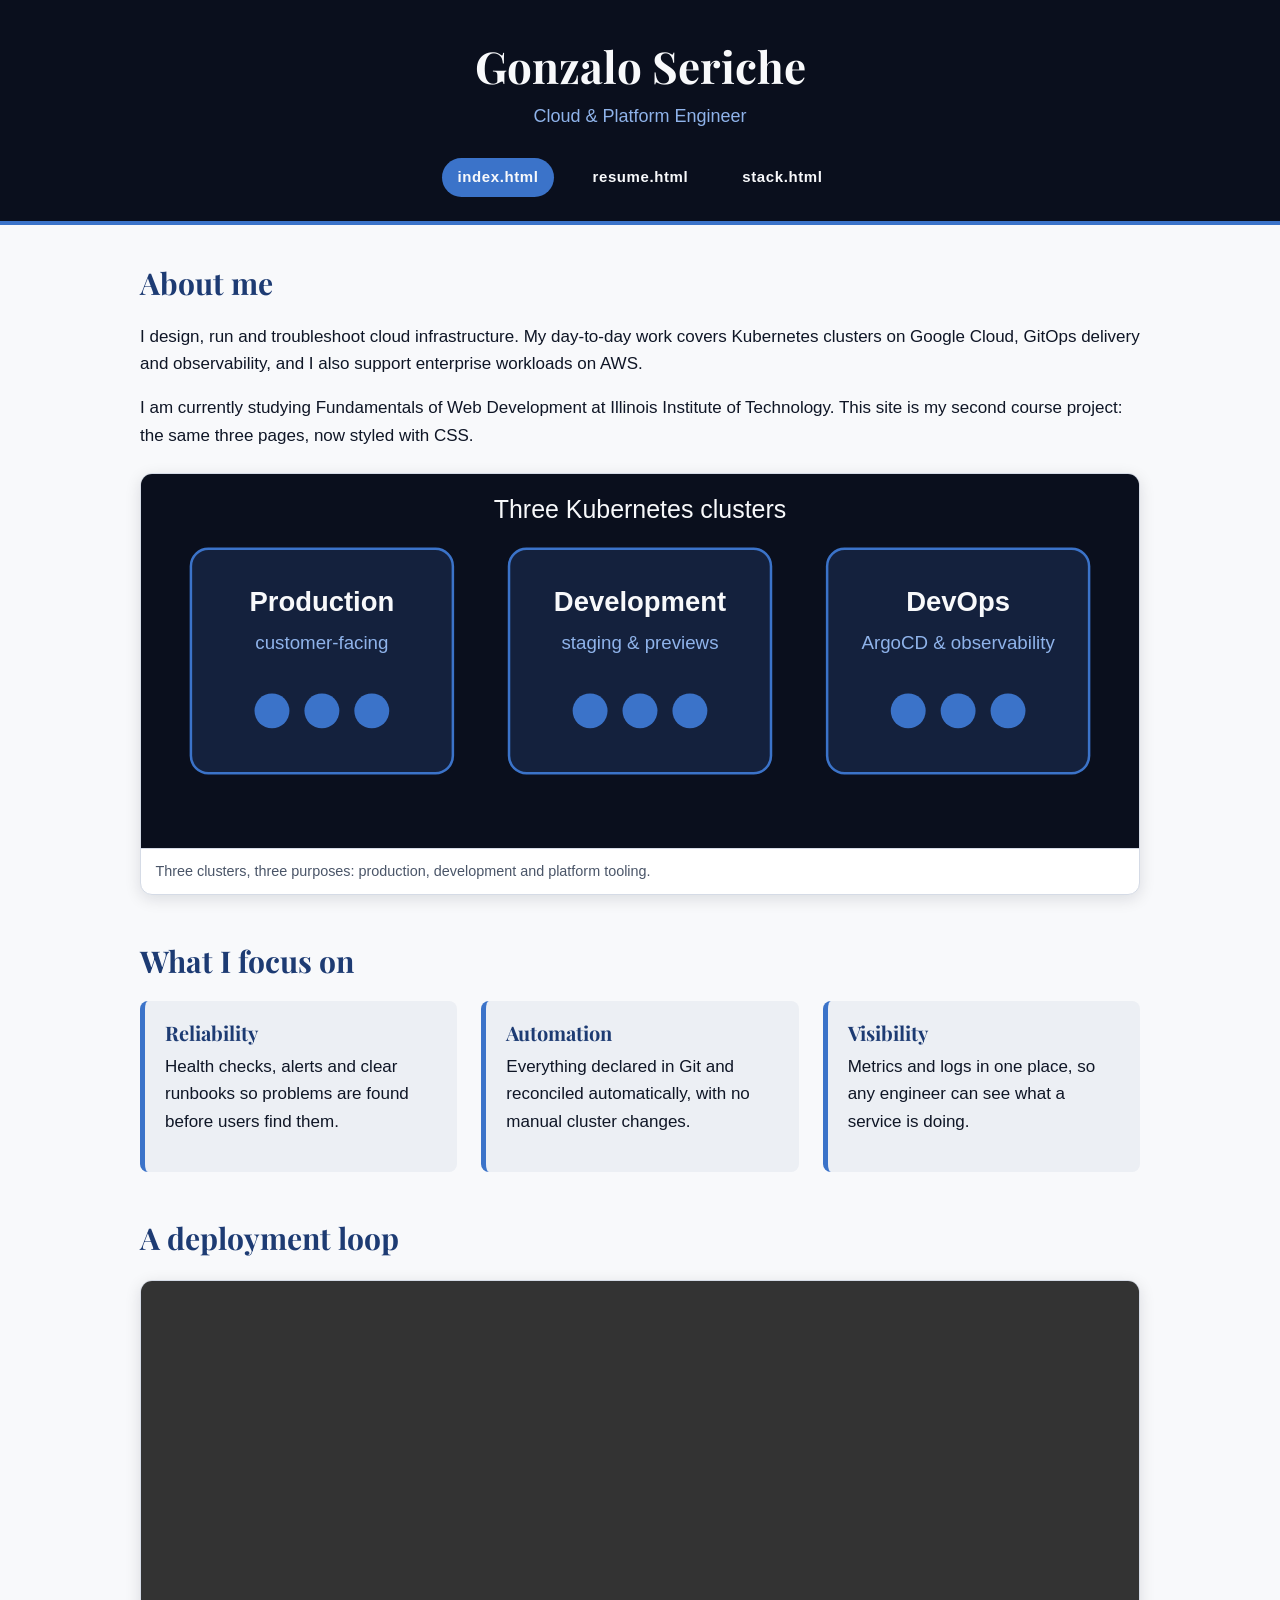
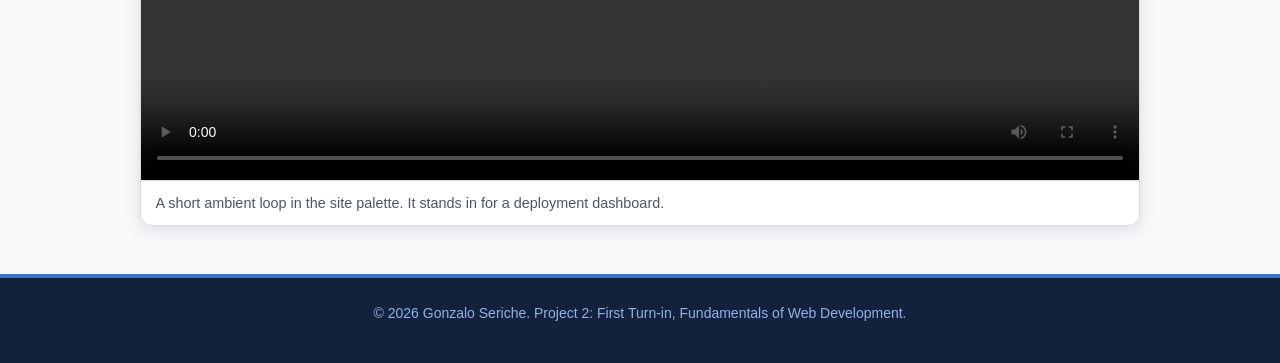
<file: index.html>
<!DOCTYPE html>
<html lang="en">
  <head>
    <meta charset="utf-8">
    <meta name="viewport" content="width=device-width, initial-scale=1">
    <title>Gonzalo Seriche | Cloud &amp; Platform Engineer</title>
    <link rel="stylesheet" href="css/reset.css">
    <link rel="stylesheet" href="css/styles.css">
  </head>
  <body>
    <header>
      <h1>Gonzalo Seriche</h1>
      <p class="tagline">Cloud &amp; Platform Engineer</p>
      <nav>
        <ul>
          <li><a href="index.html" aria-current="page">index.html</a></li>
          <li><a href="resume.html">resume.html</a></li>
          <li><a href="stack.html">stack.html</a></li>
        </ul>
      </nav>
    </header>
    <main>
      <section>
        <h2>About me</h2>
        <p>
          I design, run and troubleshoot cloud infrastructure. My day-to-day
          work covers Kubernetes clusters on Google Cloud, GitOps delivery and
          observability, and I also support enterprise workloads on AWS.
        </p>
        <p>
          I am currently studying Fundamentals of Web Development at Illinois
          Institute of Technology. This site is my second course project:
          the same three pages, now styled with CSS.
        </p>
        <figure>
          <img src="images/gke-clusters.svg" alt="Diagram of three Kubernetes clusters: production, development and devops">
          <figcaption>Three clusters, three purposes: production, development and platform tooling.</figcaption>
        </figure>
      </section>
      <section>
        <h2>What I focus on</h2>
        <div class="card-row">
          <article class="card">
            <h3>Reliability</h3>
            <p>Health checks, alerts and clear runbooks so problems are found before users find them.</p>
          </article>
          <article class="card">
            <h3>Automation</h3>
            <p>Everything declared in Git and reconciled automatically, with no manual cluster changes.</p>
          </article>
          <article class="card">
            <h3>Visibility</h3>
            <p>Metrics and logs in one place, so any engineer can see what a service is doing.</p>
          </article>
        </div>
      </section>
      <section>
        <h2>A deployment loop</h2>
        <figure>
          <video controls preload="metadata" width="640" height="360">
            <source src="media/pipeline-loop.mp4" type="video/mp4">
            Your browser does not support the video element.
          </video>
          <figcaption>A short ambient loop in the site palette. It stands in for a deployment dashboard.</figcaption>
        </figure>
      </section>
    </main>
    <footer>
      <p>&copy; 2026 Gonzalo Seriche. Project 2: First Turn-in, Fundamentals of Web Development.</p>
    </footer>
  </body>
</html>
</file>
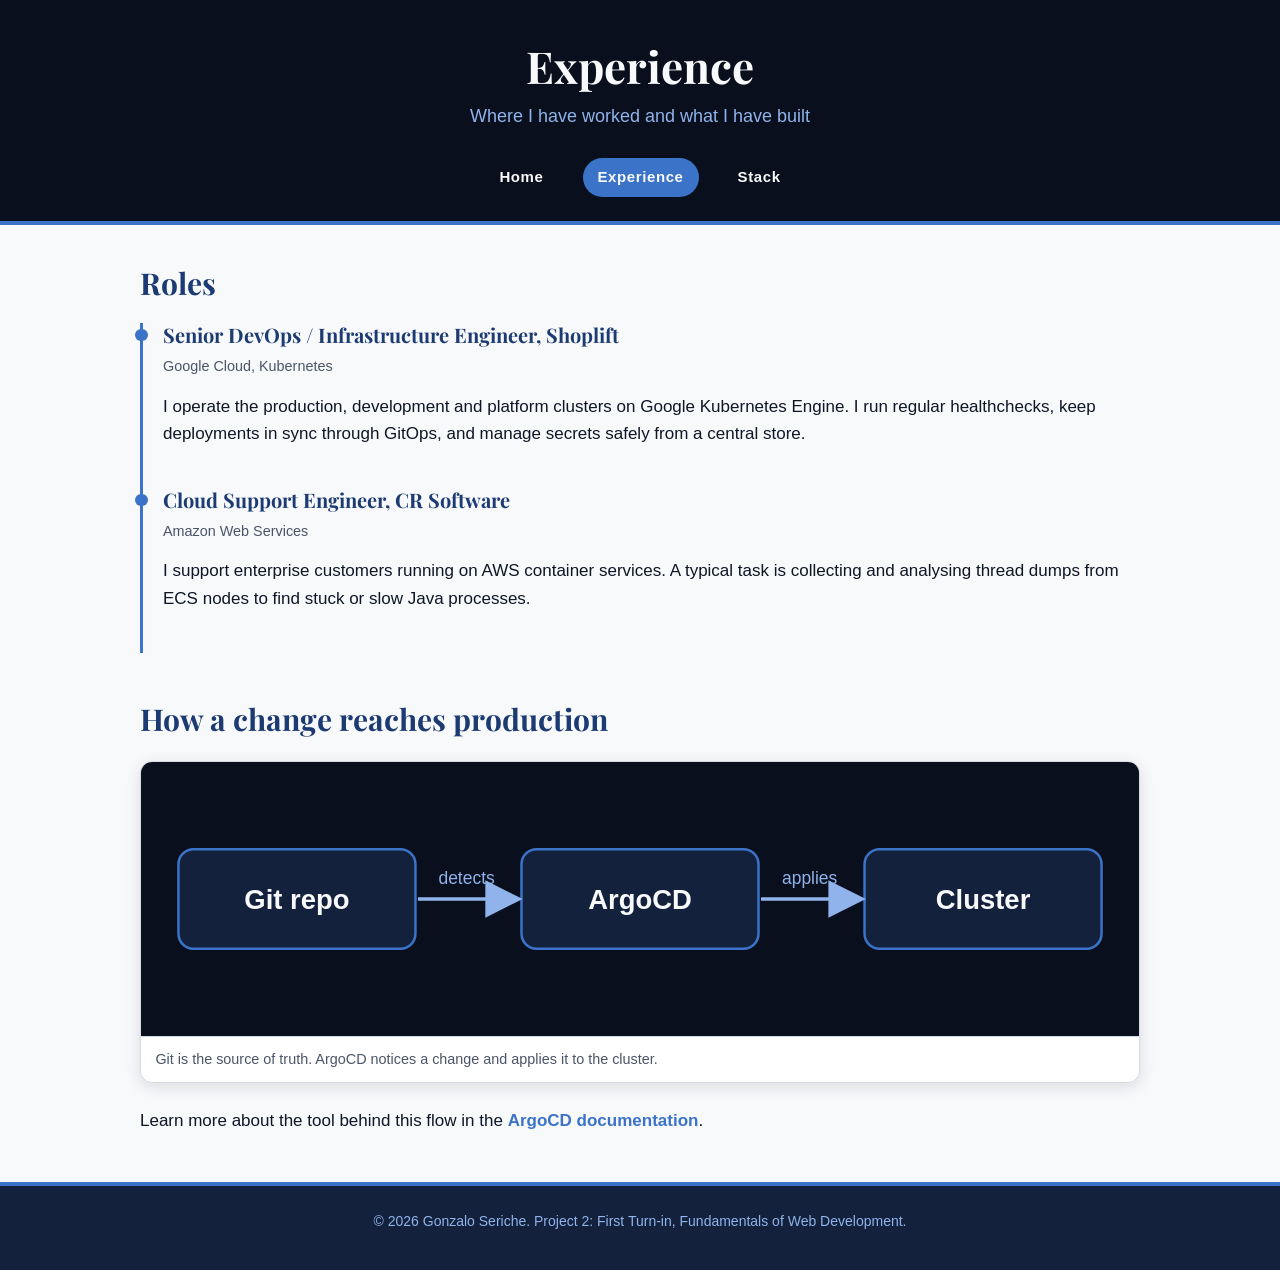
<file: experience.html>
<!DOCTYPE html>
<html lang="en">
  <head>
    <meta charset="utf-8">
    <meta name="viewport" content="width=device-width, initial-scale=1">
    <title>Experience | Gonzalo Seriche</title>
    <link rel="stylesheet" href="css/reset.css">
    <link rel="stylesheet" href="css/styles.css">
  </head>
  <body>
    <header>
      <h1>Experience</h1>
      <p class="tagline">Where I have worked and what I have built</p>
      <nav>
        <ul>
          <li><a href="index.html">Home</a></li>
          <li><a href="experience.html" aria-current="page">Experience</a></li>
          <li><a href="stack.html">Stack</a></li>
        </ul>
      </nav>
    </header>
    <main>
      <section>
        <h2>Roles</h2>
        <ul class="timeline">
          <li>
            <h3>Senior DevOps / Infrastructure Engineer, Shoplift</h3>
            <p class="when">Google Cloud, Kubernetes</p>
            <p>
              I operate the production, development and platform clusters on
              Google Kubernetes Engine. I run regular healthchecks, keep
              deployments in sync through GitOps, and manage secrets safely
              from a central store.
            </p>
          </li>
          <li>
            <h3>Cloud Support Engineer, CR Software</h3>
            <p class="when">Amazon Web Services</p>
            <p>
              I support enterprise customers running on AWS container
              services. A typical task is collecting and analysing thread dumps
              from ECS nodes to find stuck or slow Java processes.
            </p>
          </li>
        </ul>
      </section>
      <section>
        <h2>How a change reaches production</h2>
        <figure>
          <img src="images/gitops-flow.svg" alt="Flow diagram: Git repository, ArgoCD, then the Kubernetes cluster">
          <figcaption>Git is the source of truth. ArgoCD notices a change and applies it to the cluster.</figcaption>
        </figure>
        <p>
          Learn more about the tool behind this flow in the
          <a href="https://argo-cd.readthedocs.io/">ArgoCD documentation</a>.
        </p>
      </section>
    </main>
    <footer>
      <p>&copy; 2026 Gonzalo Seriche. Project 2: First Turn-in, Fundamentals of Web Development.</p>
    </footer>
  </body>
</html>
</file>
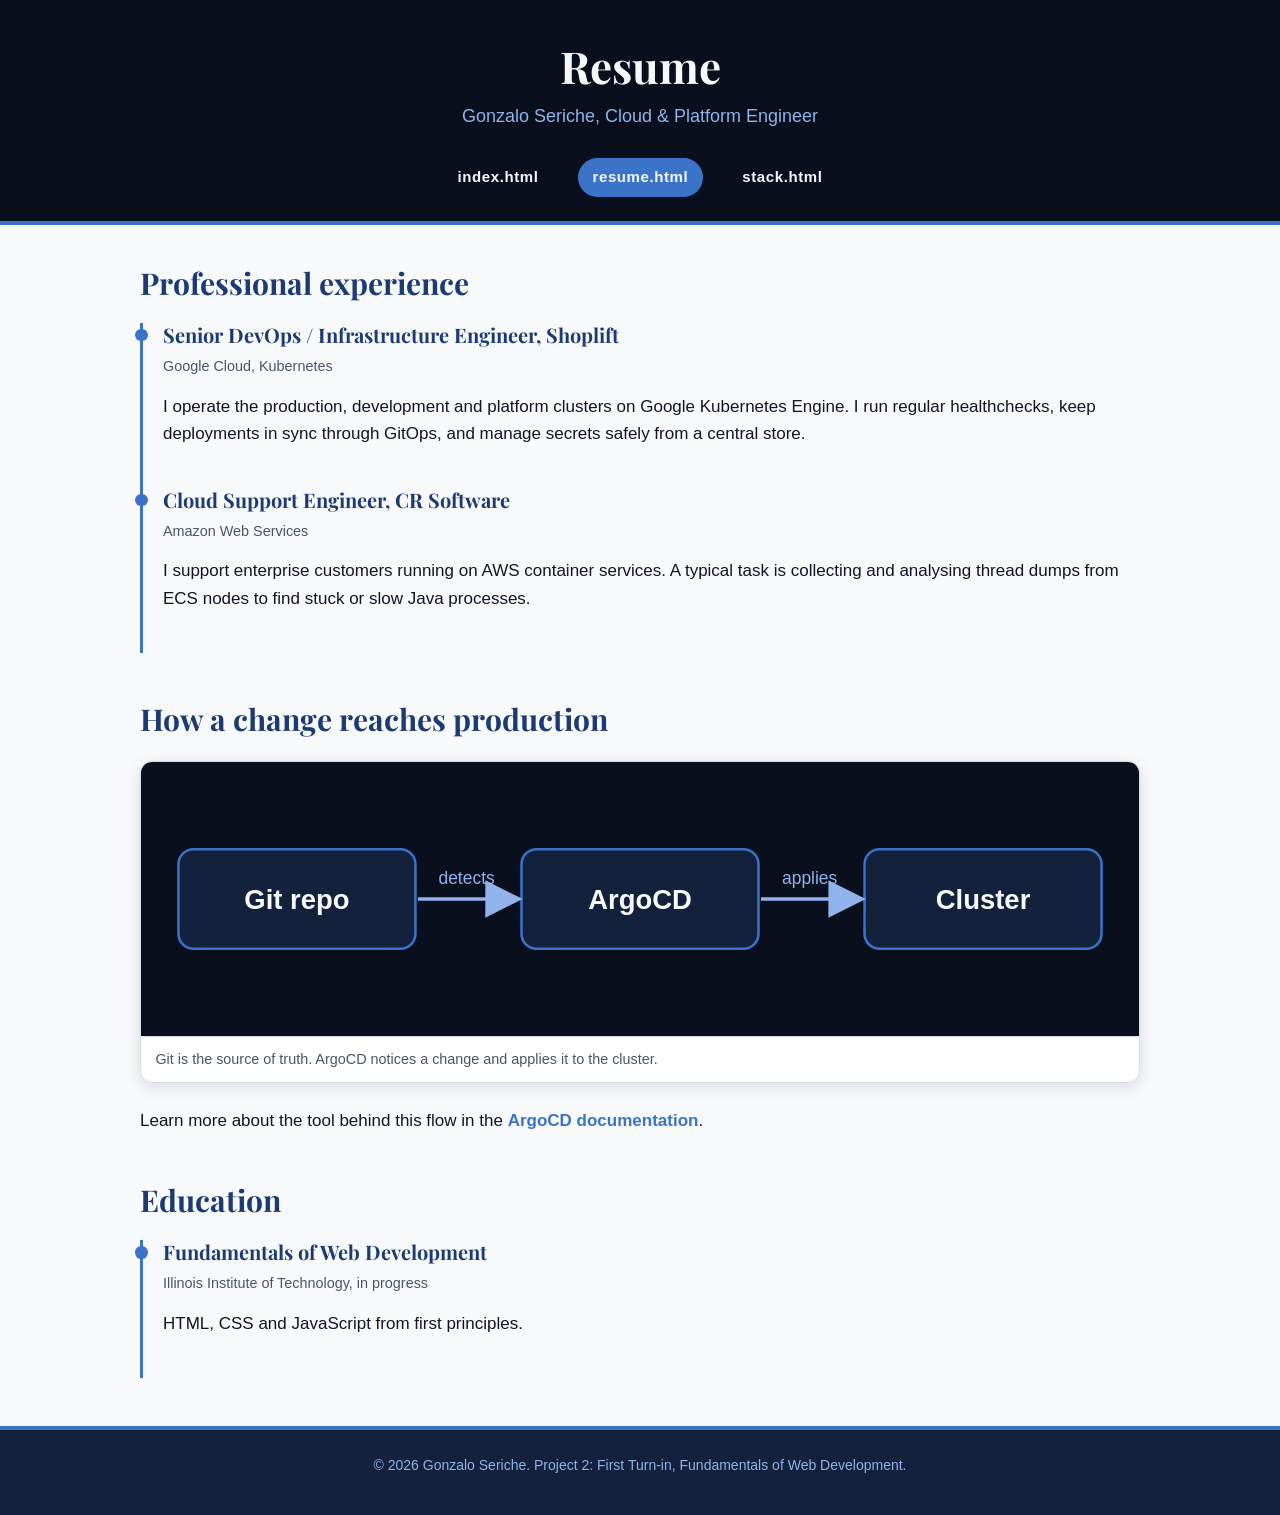
<file: resume.html>
<!DOCTYPE html>
<html lang="en">
  <head>
    <meta charset="utf-8">
    <meta name="viewport" content="width=device-width, initial-scale=1">
    <title>Resume | Gonzalo Seriche</title>
    <link rel="stylesheet" href="css/reset.css">
    <link rel="stylesheet" href="css/styles.css">
  </head>
  <body>
    <header>
      <h1>Resume</h1>
      <p class="tagline">Gonzalo Seriche, Cloud &amp; Platform Engineer</p>
      <nav>
        <ul>
          <li><a href="index.html">index.html</a></li>
          <li><a href="resume.html" aria-current="page">resume.html</a></li>
          <li><a href="stack.html">stack.html</a></li>
        </ul>
      </nav>
    </header>
    <main>
      <section>
        <h2>Professional experience</h2>
        <ul class="timeline">
          <li>
            <h3>Senior DevOps / Infrastructure Engineer, Shoplift</h3>
            <p class="when">Google Cloud, Kubernetes</p>
            <p>
              I operate the production, development and platform clusters on
              Google Kubernetes Engine. I run regular healthchecks, keep
              deployments in sync through GitOps, and manage secrets safely
              from a central store.
            </p>
          </li>
          <li>
            <h3>Cloud Support Engineer, CR Software</h3>
            <p class="when">Amazon Web Services</p>
            <p>
              I support enterprise customers running on AWS container
              services. A typical task is collecting and analysing thread dumps
              from ECS nodes to find stuck or slow Java processes.
            </p>
          </li>
        </ul>
      </section>
      <section>
        <h2>How a change reaches production</h2>
        <figure>
          <img src="images/gitops-flow.svg" alt="Flow diagram: Git repository, ArgoCD, then the Kubernetes cluster">
          <figcaption>Git is the source of truth. ArgoCD notices a change and applies it to the cluster.</figcaption>
        </figure>
        <p>
          Learn more about the tool behind this flow in the
          <a href="https://argo-cd.readthedocs.io/">ArgoCD documentation</a>.
        </p>
      </section>
      <section>
        <h2>Education</h2>
        <ul class="timeline">
          <li>
            <h3>Fundamentals of Web Development</h3>
            <p class="when">Illinois Institute of Technology, in progress</p>
            <p>HTML, CSS and JavaScript from first principles.</p>
          </li>
        </ul>
      </section>
    </main>
    <footer>
      <p>&copy; 2026 Gonzalo Seriche. Project 2: First Turn-in, Fundamentals of Web Development.</p>
    </footer>
  </body>
</html>
</file>
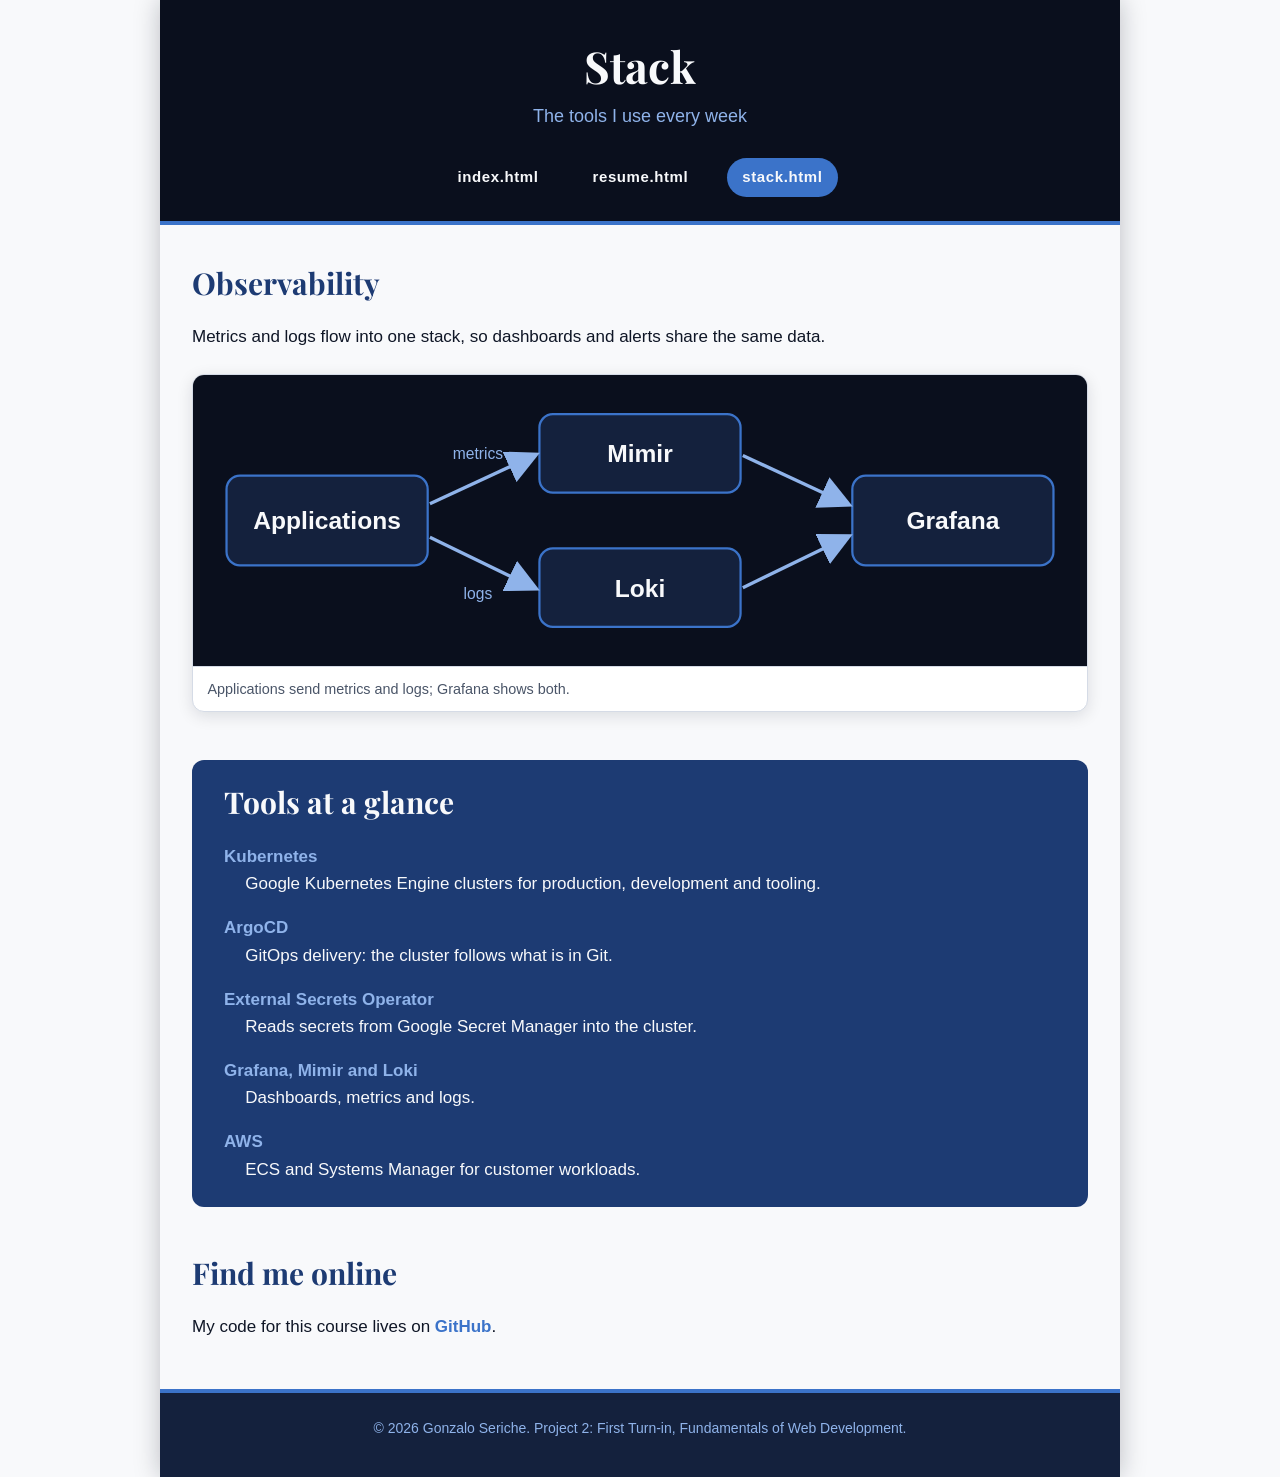
<file: stack.html>
<!DOCTYPE html>
<html lang="en">
  <head>
    <meta charset="utf-8">
    <meta name="viewport" content="width=device-width, initial-scale=1">
    <title>Stack | Gonzalo Seriche</title>
    <link rel="stylesheet" href="css/reset.css">
    <link rel="stylesheet" href="css/styles.css">
  </head>
  <body class="fixed-layout">
    <header>
      <h1>Stack</h1>
      <p class="tagline">The tools I use every week</p>
      <nav>
        <ul>
          <li><a href="index.html">index.html</a></li>
          <li><a href="resume.html">resume.html</a></li>
          <li><a href="stack.html" aria-current="page">stack.html</a></li>
        </ul>
      </nav>
    </header>
    <main>
      <section>
        <h2>Observability</h2>
        <p>
          Metrics and logs flow into one stack, so dashboards and alerts
          share the same data.
        </p>
        <figure>
          <img src="images/observability.svg" alt="Diagram: applications send metrics to Mimir and logs to Loki, both shown in Grafana">
          <figcaption>Applications send metrics and logs; Grafana shows both.</figcaption>
        </figure>
      </section>
      <section class="fixed-panel">
        <h2>Tools at a glance</h2>
        <dl>
          <dt>Kubernetes</dt>
          <dd>Google Kubernetes Engine clusters for production, development and tooling.</dd>
          <dt>ArgoCD</dt>
          <dd>GitOps delivery: the cluster follows what is in Git.</dd>
          <dt>External Secrets Operator</dt>
          <dd>Reads secrets from Google Secret Manager into the cluster.</dd>
          <dt>Grafana, Mimir and Loki</dt>
          <dd>Dashboards, metrics and logs.</dd>
          <dt>AWS</dt>
          <dd>ECS and Systems Manager for customer workloads.</dd>
        </dl>
      </section>
      <section>
        <h2>Find me online</h2>
        <p>
          My code for this course lives on
          <a href="https://github.com/gseriche">GitHub</a>.
        </p>
      </section>
    </main>
    <footer>
      <p>&copy; 2026 Gonzalo Seriche. Project 2: First Turn-in, Fundamentals of Web Development.</p>
    </footer>
  </body>
</html>
</file>
<file: css/styles.css>
/* Palette inspired by terralithlabs.com: deep navy, ocean blue, cool off-white */
@import url("https://fonts.googleapis.com/css2?family=Playfair+Display:wght@400;700&display=swap");

:root {
  --navy-900: #0a0f1d;
  --navy-700: #14213d;
  --primary: #1d3b73;
  --accent: #3b73c9;
  --accent-light: #8fb3ea;
  --background: #f8f9fb;
  --foreground: #0f1626;
  --muted: #eceff4;
  --muted-text: #4a5568;
  --border: #d5dbe6;
}

/* Base: native browser font for body text */
body {
  background-color: var(--background);
  color: var(--foreground);
  font-family: Helvetica, Arial, sans-serif;
  font-size: 1.0625rem;
  line-height: 1.6;
}

/* Imported font for headings */
h1,
h2,
h3 {
  font-family: "Playfair Display", Georgia, serif;
  color: var(--primary);
  line-height: 1.2;
}

h1 {
  font-size: 2.75rem;
  font-weight: 700;
}

h2 {
  font-size: 1.875rem;
  font-weight: 700;
  margin-bottom: 0.75em;
}

h3 {
  font-size: 1.25rem;
  font-weight: 700;
  margin-bottom: 0.4em;
}

p {
  margin-bottom: 1em;
}

/* Style element 1: dark header band */
header {
  background-color: var(--navy-900);
  color: var(--background);
  padding: 2.5rem 5% 1.5rem;
  text-align: center;
  border-bottom: 4px solid var(--accent);
}

header h1 {
  color: var(--background);
}

header .tagline {
  color: var(--accent-light);
  font-size: 1.125rem;
  margin: 0.5em 0 1.5em;
}

/* Style element 2: centered horizontal navigation */
nav ul {
  display: flex;
  justify-content: center;
  flex-wrap: wrap;
  gap: 0.5rem 1.5rem;
}

nav a {
  display: block;
  padding: 0.5em 1em;
  border-radius: 2em;
  color: var(--background);
  font-weight: 700;
  letter-spacing: 0.04em;
  font-size: 0.9375rem;
}

nav a:hover,
nav a:focus,
nav a[aria-current="page"] {
  background-color: var(--accent);
}

/* Fluid layout: percentages and relative units */
main {
  width: 90%;
  max-width: 62.5rem;
  margin: 2.5rem auto;
}

section {
  margin-bottom: 3rem;
}

/* Style element 3: content links */
main a {
  color: var(--accent);
  font-weight: 700;
  border-bottom: 2px solid transparent;
}

main a:hover,
main a:focus {
  border-bottom-color: var(--accent);
}

/* Style element 4: figures with rounded corners and shadow */
figure {
  background-color: #ffffff;
  border: 1px solid var(--border);
  border-radius: 0.75rem;
  box-shadow: 0 0.25rem 1rem rgba(10, 15, 29, 0.12);
  overflow: hidden;
  margin: 1.5rem 0;
}

figure img,
figure video {
  width: 100%;
}

figcaption {
  padding: 0.75em 1em;
  font-size: 0.9rem;
  color: var(--muted-text);
  border-top: 1px solid var(--border);
}

/* Style element 5: footer */
footer {
  background-color: var(--navy-700);
  color: var(--accent-light);
  text-align: center;
  padding: 1.5rem 5%;
  font-size: 0.875rem;
  border-top: 4px solid var(--accent);
}

/* Cards (fluid, percentage widths) */
.card-row {
  display: flex;
  flex-wrap: wrap;
  gap: 1.5rem;
}

.card {
  flex: 1 1 30%;
  min-width: 14rem;
  background-color: var(--muted);
  border-left: 5px solid var(--accent);
  border-radius: 0.5rem;
  padding: 1.25rem;
}

/* Fixed-width layout: stack.html is a rigid 960px page, unlike the fluid pages */
.fixed-layout {
  width: 960px;
  margin: 0 auto;
  box-shadow: 0 0 1.5rem rgba(10, 15, 29, 0.25);
}

.fixed-layout main {
  width: auto;
  max-width: none;
  margin: 2.5rem 2rem;
}

.fixed-panel {
  margin: 0 0 3rem;
  background-color: var(--primary);
  color: var(--background);
  border-radius: 0.75rem;
  padding: 1.5rem 2rem;
}

.fixed-panel h2 {
  color: var(--background);
}

dl dt {
  font-weight: 700;
  color: var(--primary);
  margin-top: 1em;
}

dl dd {
  margin-left: 1.25em;
  color: var(--muted-text);
}

.fixed-panel dt {
  color: var(--accent-light);
}

.fixed-panel dd {
  color: var(--background);
}

.timeline li {
  border-left: 3px solid var(--accent);
  padding: 0 0 1.5rem 1.25rem;
  position: relative;
}

.timeline li::before {
  content: "";
  position: absolute;
  left: -0.5rem;
  top: 0.35rem;
  width: 0.8rem;
  height: 0.8rem;
  border-radius: 50%;
  background-color: var(--accent);
}

.timeline .when {
  color: var(--muted-text);
  font-size: 0.9rem;
}
</file>
